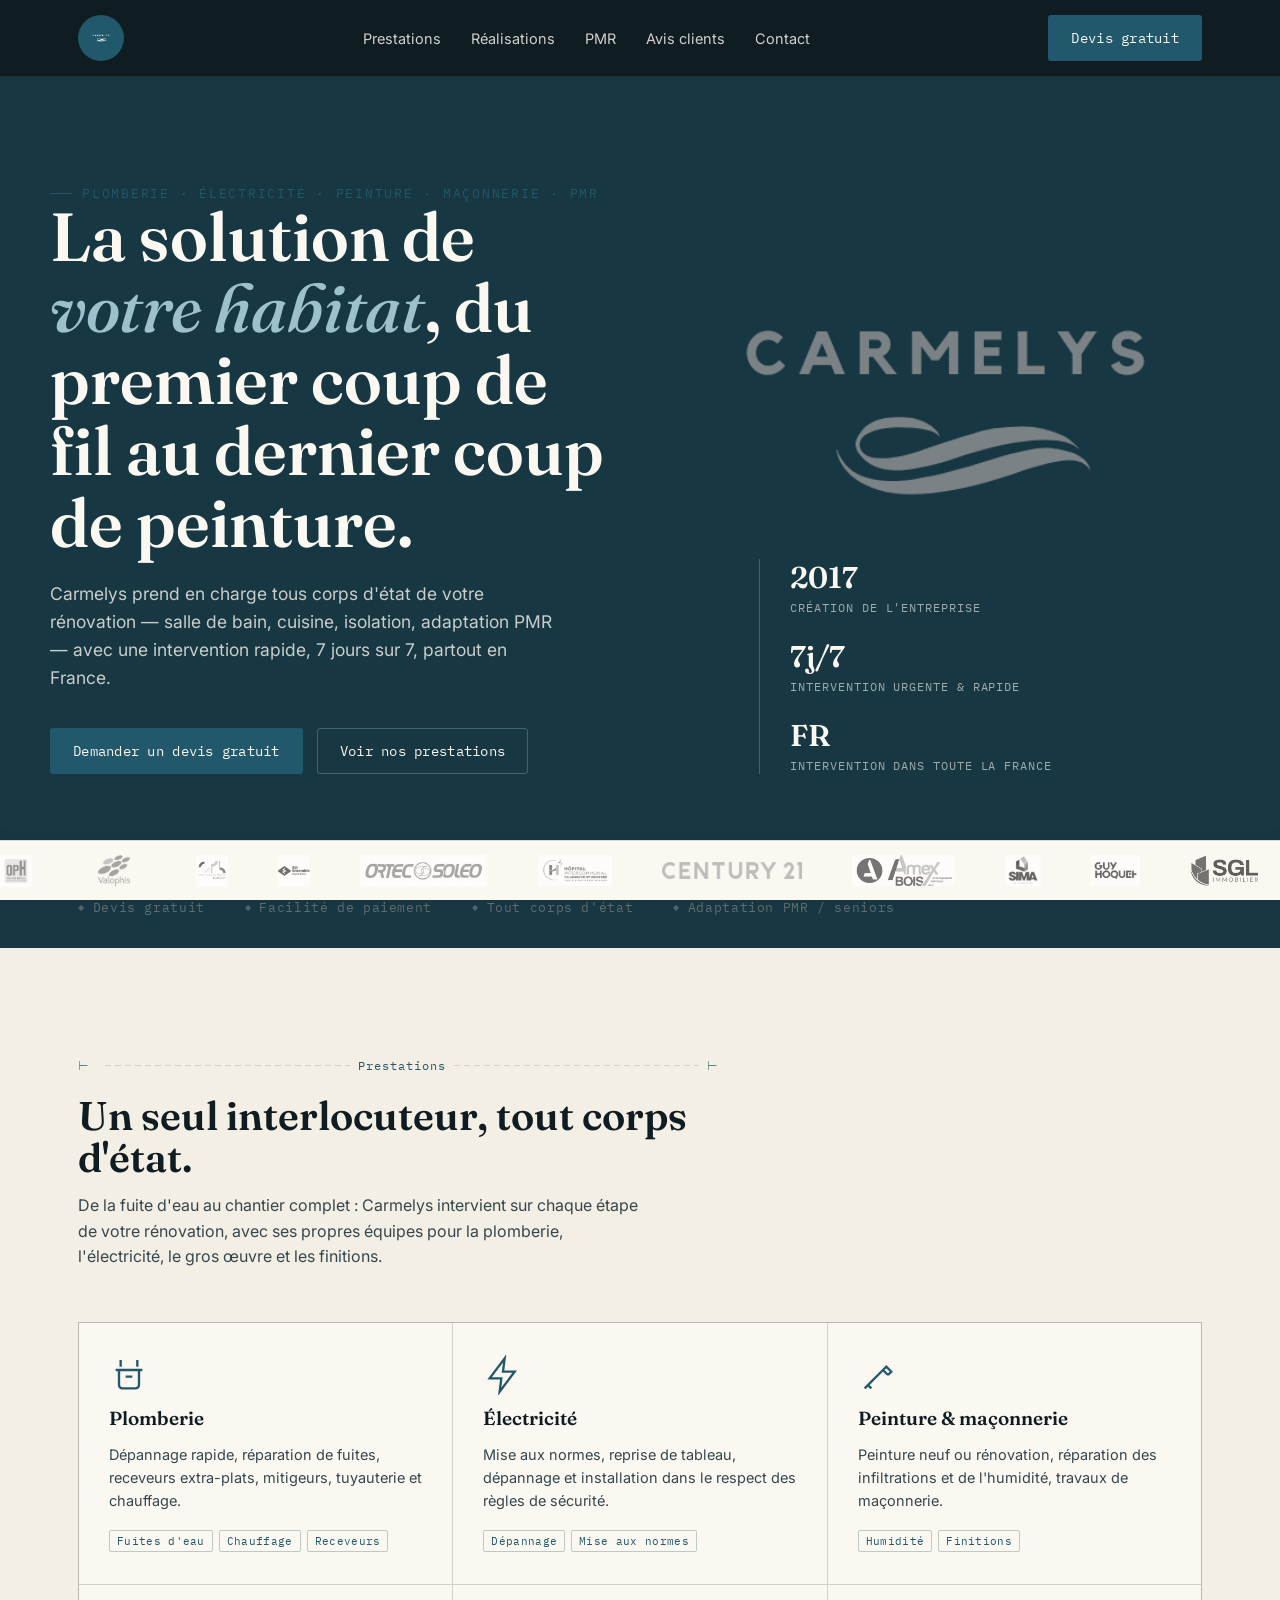
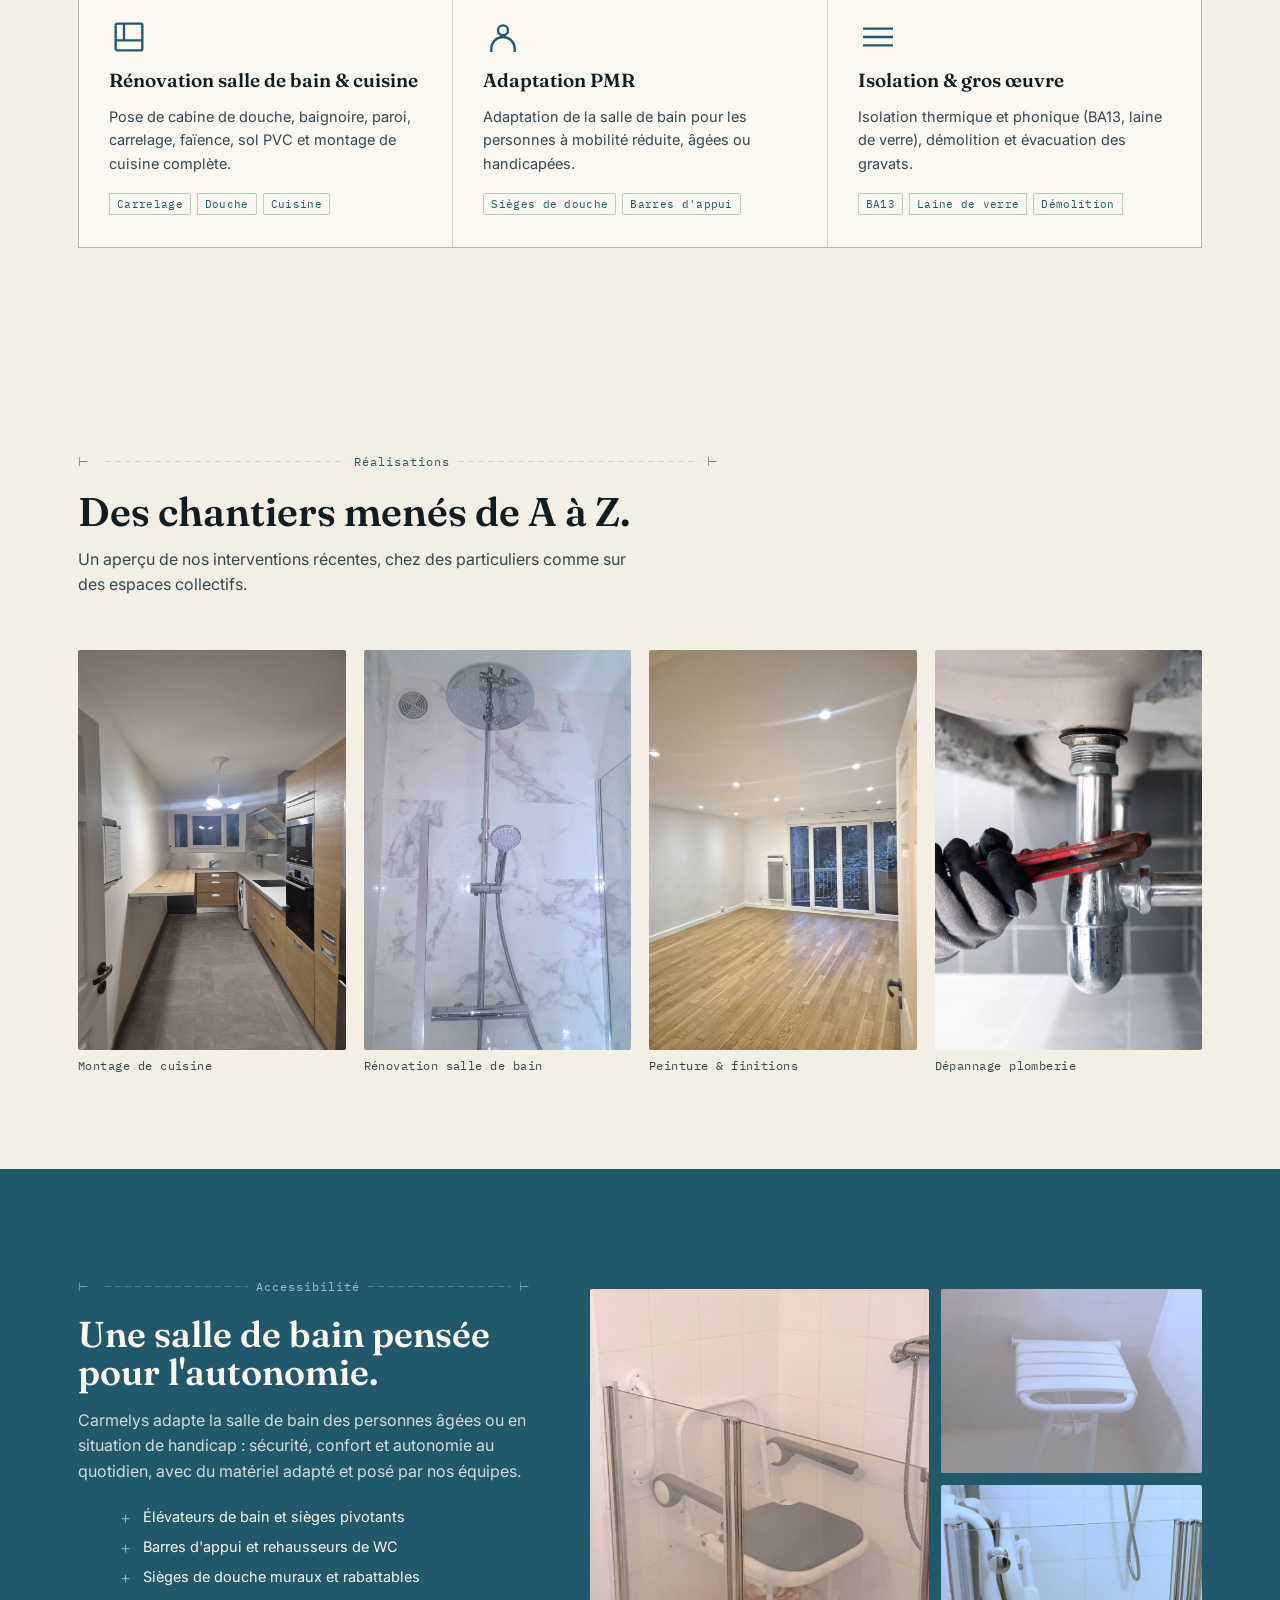
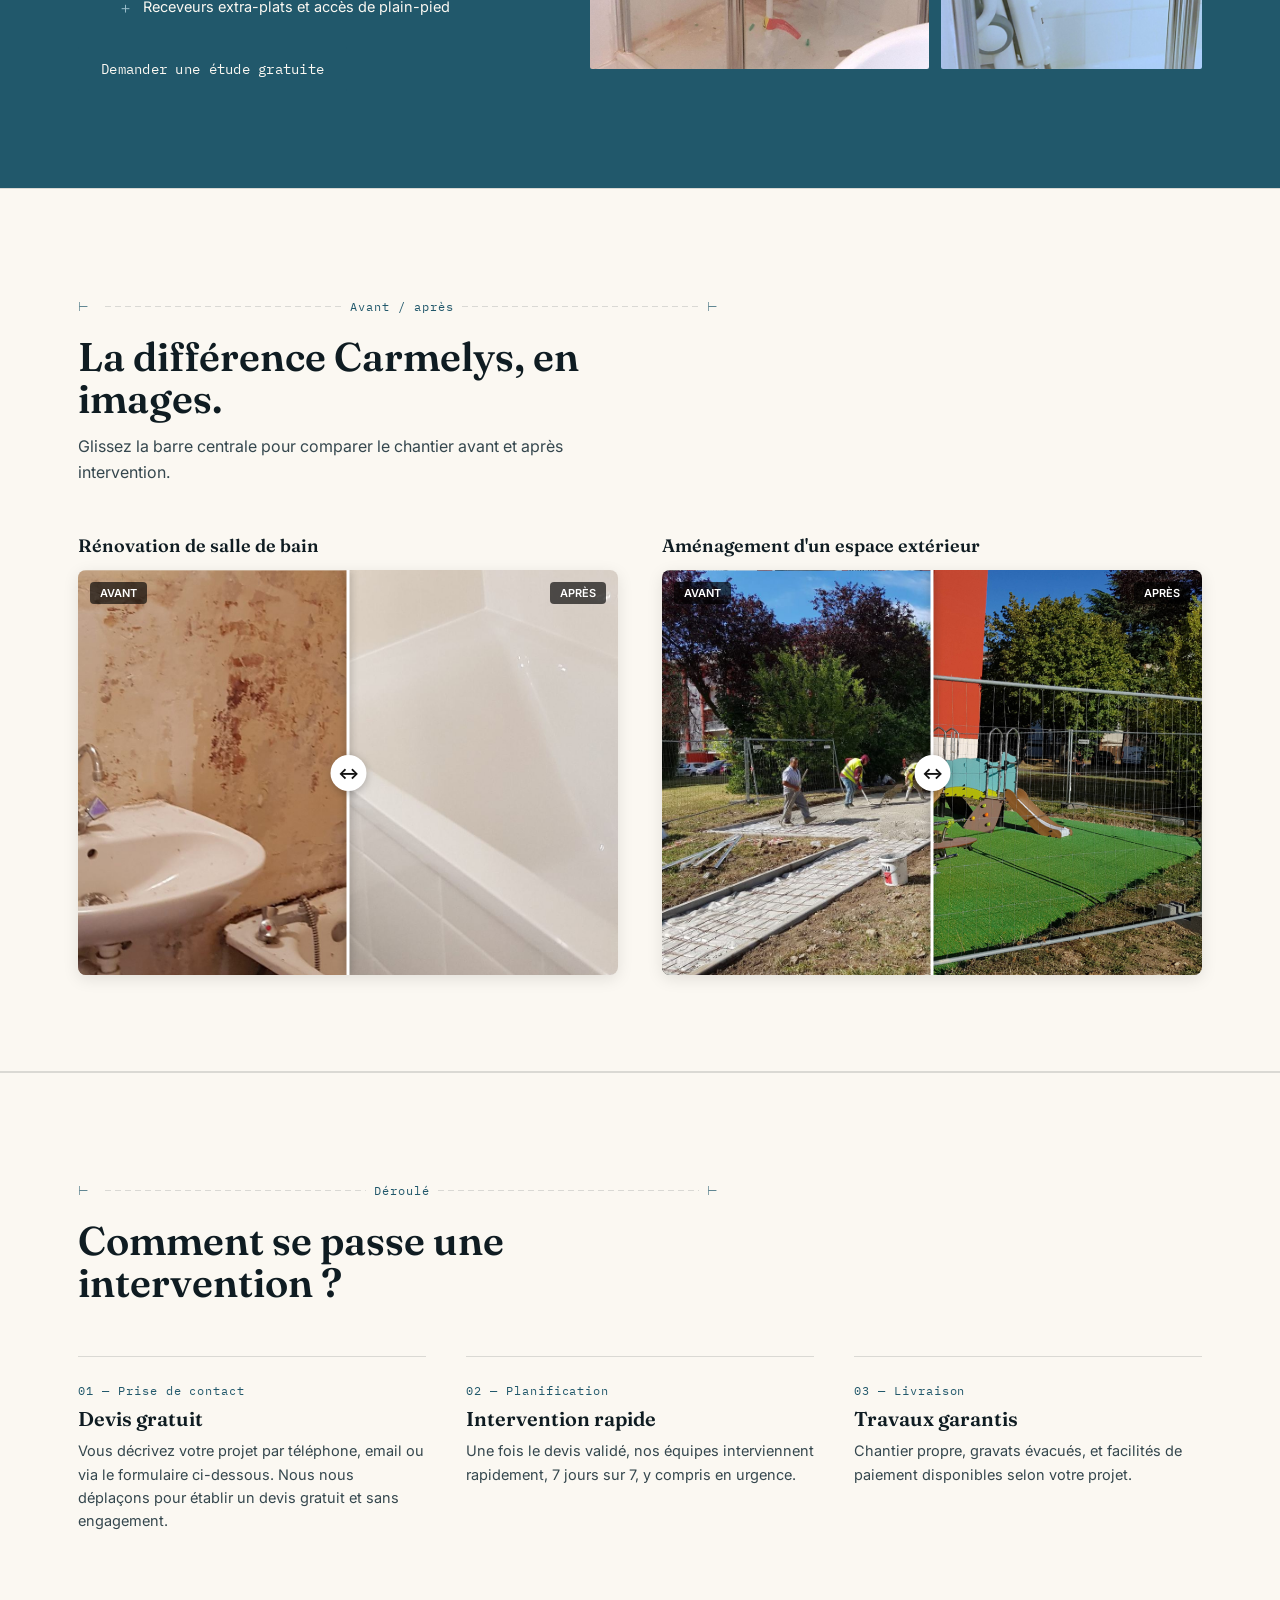
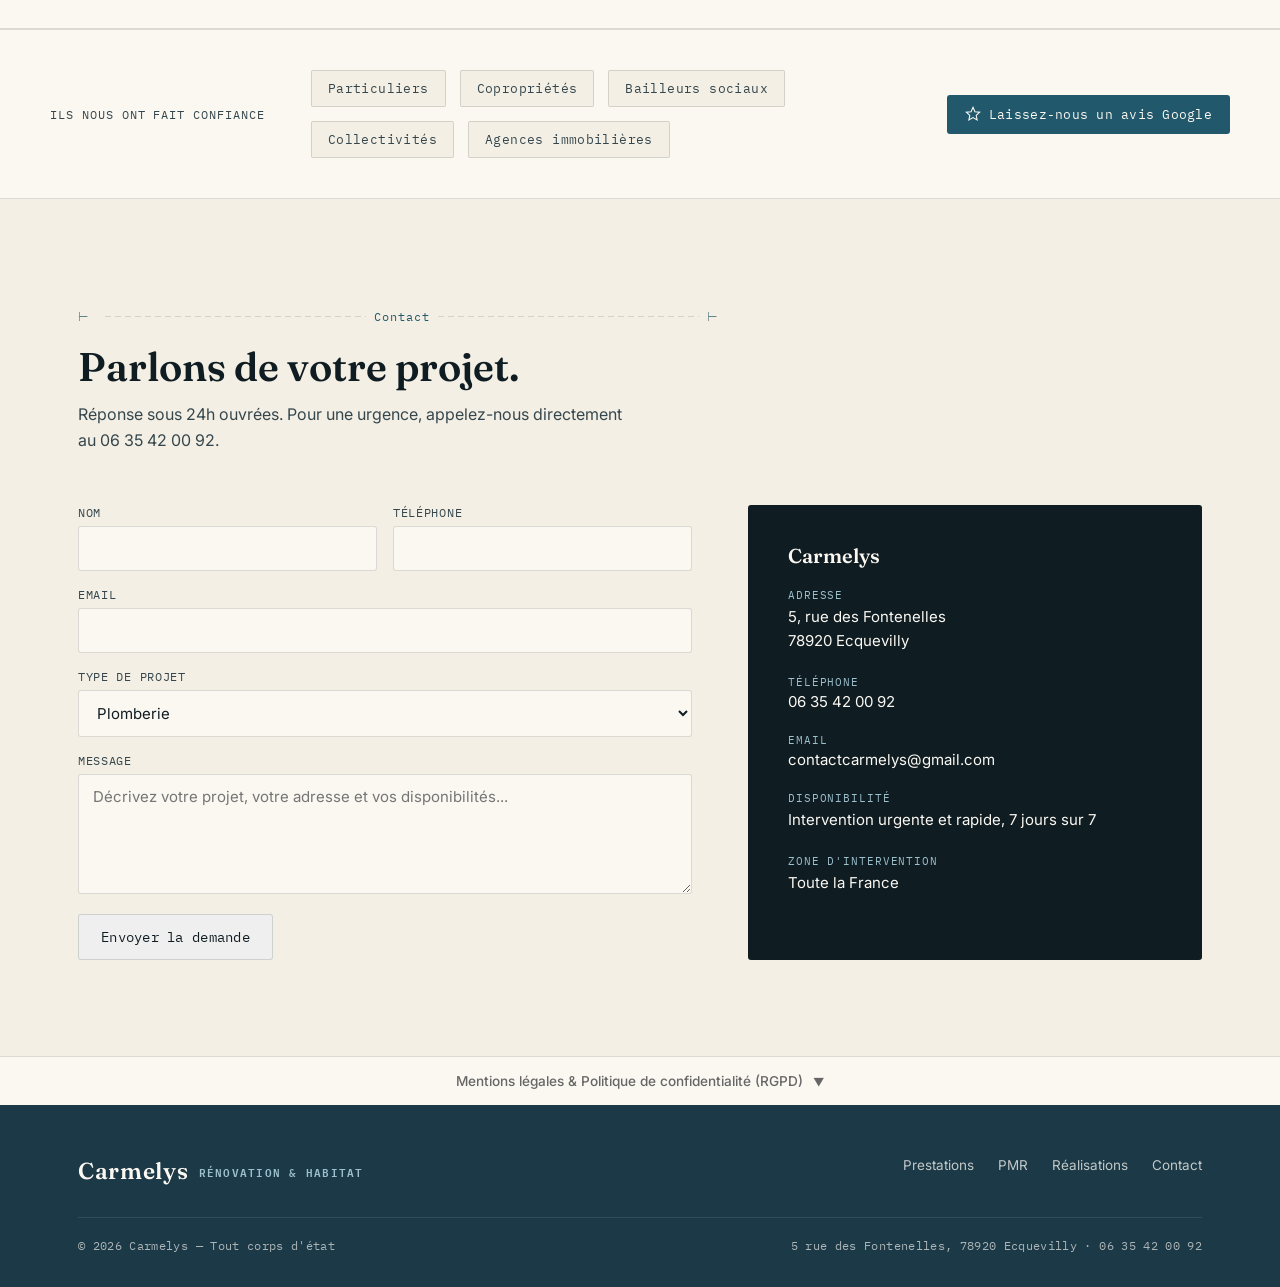
<file: index.html>
<!DOCTYPE html>
<html lang="fr">
<head>
<meta charset="UTF-8">
<meta name="viewport" content="width=device-width, initial-scale=1.0">
<title>Carmelys | Rénovation & adaptation de l'habitat </title>
<meta name="description" content="Carmelys : plomberie, électricité, peinture, maçonnerie, rénovation de salle de bain et cuisine, adaptation PMR. Intervention rapide, 7j/7, dans toute la France. Devis gratuit.">
<link rel="preconnect" href="https://fonts.googleapis.com">
<link rel="preconnect" href="https://fonts.gstatic.com" crossorigin>
<link href="https://fonts.googleapis.com/css2?family=Fraunces:ital,wght@0,500;0,600;1,500&family=Inter:wght@400;500;600&family=IBM+Plex+Mono:wght@400;500&display=swap" rel="stylesheet">
<link rel="stylesheet" href="assets/css/style.css">
</head>
<body>

<header class="site">
  <div class="wrap nav">
    <a href="#top" class="logo"><img src="assets/img/logo.png" alt="Carmelys" class="logo-mark"></a>
    <ul class="nav-links">
      <li><a href="#prestations">Prestations</a></li>
      <li><a href="#realisations">Réalisations</a></li>
      <li><a href="#pmr">PMR</a></li>
      <li><a href="#confiance">Avis clients</a></li>
      <li><a href="#contact">Contact</a></li>
    </ul>
    <div class="nav-actions">
      <a class="btn btn-primary" href="#contact">Devis gratuit</a>
      <button class="nav-toggle" id="nav-toggle" aria-expanded="false" aria-controls="mobile-menu" aria-label="Ouvrir le menu">
        <svg width="22" height="22" viewBox="0 0 24 24" fill="none" stroke="currentColor" stroke-width="2"><path d="M3 6h18M3 12h18M3 18h18"/></svg>
      </button>
    </div>
  </div>
  <ul class="nav-links mobile" id="mobile-menu">
    <li><a href="#prestations">Prestations</a></li>
    <li><a href="#pmr">PMR</a></li>
    <li><a href="#realisations">Réalisations</a></li>
    <li><a href="#confiance">Avis clients</a></li>
    <li><a href="#contact">Contact</a></li>
  </ul>
</header>

<main id="top">

  <!-- HERO -->
  <section class="hero" style="padding:0;">
    <div class="wrap hero-inner">
      <div>
        <div class="eyebrow">Plomberie · Électricité · Peinture · Maçonnerie · PMR</div>
        <h1>La solution de <em>votre habitat</em>, du premier coup de fil au dernier coup de peinture.</h1>
        <p class="lead">Carmelys prend en charge tous corps d'état de votre rénovation — salle de bain, cuisine, isolation, adaptation PMR — avec une intervention rapide, 7 jours sur 7, partout en France.</p>
        <div class="hero-ctas">
          <a class="btn btn-primary" href="#contact">Demander un devis gratuit</a>
          <a class="btn btn-ghost" href="#prestations">Voir nos prestations</a>
        </div>
      </div>
      <div class="hero-stats">
        <div class="hero-stat"><b>2017</b><span>Création de l'entreprise</span></div>
        <div class="hero-stat"><b>7j/7</b><span>Intervention urgente &amp; rapide</span></div>
        <div class="hero-stat"><b>FR</b><span>Intervention dans toute la France</span></div>
      </div>
    </div>
    <div class="wrap">
      <ul class="hero-strip">
        <li>Devis gratuit</li>
        <li>Facilité de paiement</li>
        <li>Tout corps d'état</li>
        <li>Adaptation PMR / seniors</li>
      </ul>
    </div>
  </section>

  <!-- PRESTATIONS -->
  <section id="prestations">
    <div class="wrap">
      <div class="section-head">
        <div class="dimline"><span></span><span class="rule"></span><span>Prestations</span><span class="rule"></span></div>
        <h2>Un seul interlocuteur, tout corps d'état.</h2>
        <p>De la fuite d'eau au chantier complet : Carmelys intervient sur chaque étape de votre rénovation, avec ses propres équipes pour la plomberie, l'électricité, le gros œuvre et les finitions.</p>
      </div>

      <div class="services-grid">

        <div class="service-card">
          <svg class="service-icon" viewBox="0 0 24 24" fill="none" stroke="currentColor" stroke-width="1.4"><path d="M7 3v4M17 3v4M4 9h16M6 9v9a2 2 0 002 2h8a2 2 0 002-2V9M10 13h4"/></svg>
          <h3>Plomberie</h3>
          <p>Dépannage rapide, réparation de fuites, receveurs extra-plats, mitigeurs, tuyauterie et chauffage.</p>
          <div class="service-tags"><span>Fuites d'eau</span><span>Chauffage</span><span>Receveurs</span></div>
        </div>

        <div class="service-card">
          <svg class="service-icon" viewBox="0 0 24 24" fill="none" stroke="currentColor" stroke-width="1.4"><path d="M13 2 4 14h7l-1 8 9-12h-7l1-8Z"/></svg>
          <h3>Électricité</h3>
          <p>Mise aux normes, reprise de tableau, dépannage et installation dans le respect des règles de sécurité.</p>
          <div class="service-tags"><span>Dépannage</span><span>Mise aux normes</span></div>
        </div>

        <div class="service-card">
          <svg class="service-icon" viewBox="0 0 24 24" fill="none" stroke="currentColor" stroke-width="1.4"><path d="M4 20 15 9m0 0 2-2 3 3-2 2m-3-3 3 3M6 18l2 2"/></svg>
          <h3>Peinture &amp; maçonnerie</h3>
          <p>Peinture neuf ou rénovation, réparation des infiltrations et de l'humidité, travaux de maçonnerie.</p>
          <div class="service-tags"><span>Humidité</span><span>Finitions</span></div>
        </div>

        <div class="service-card">
          <svg class="service-icon" viewBox="0 0 24 24" fill="none" stroke="currentColor" stroke-width="1.4"><rect x="4" y="4" width="16" height="16" rx="1"/><path d="M4 14h16M9 4v10"/></svg>
          <h3>Rénovation salle de bain &amp; cuisine</h3>
          <p>Pose de cabine de douche, baignoire, paroi, carrelage, faïence, sol PVC et montage de cuisine complète.</p>
          <div class="service-tags"><span>Carrelage</span><span>Douche</span><span>Cuisine</span></div>
        </div>

        <div class="service-card">
          <svg class="service-icon" viewBox="0 0 24 24" fill="none" stroke="currentColor" stroke-width="1.4"><circle cx="12" cy="8" r="3"/><path d="M5 21v-2a7 7 0 0114 0v2"/></svg>
          <h3>Adaptation PMR</h3>
          <p>Adaptation de la salle de bain pour les personnes à mobilité réduite, âgées ou handicapées.</p>
          <div class="service-tags"><span>Sièges de douche</span><span>Barres d'appui</span></div>
        </div>

        <div class="service-card">
          <svg class="service-icon" viewBox="0 0 24 24" fill="none" stroke="currentColor" stroke-width="1.4"><path d="M3 12h18M3 7h18M3 17h18"/></svg>
          <h3>Isolation &amp; gros œuvre</h3>
          <p>Isolation thermique et phonique (BA13, laine de verre), démolition et évacuation des gravats.</p>
          <div class="service-tags"><span>BA13</span><span>Laine de verre</span><span>Démolition</span></div>
        </div>

      </div>
    </div>
  </section>

    <!-- REALISATIONS -->
  <section id="realisations">
    <div class="wrap">
      <div class="section-head">
        <div class="dimline"><span></span><span class="rule"></span><span>Réalisations</span><span class="rule"></span></div>
        <h2>Des chantiers menés de A à Z.</h2>
        <p>Un aperçu de nos interventions récentes, chez des particuliers comme sur des espaces collectifs.</p>
      </div>
      <div class="gallery">
        <figure>
          <img src="assets/img/kitchen.jpg" alt="Montage complet d'une cuisine">
          <figcaption>Montage de cuisine</figcaption>
        </figure>
        <figure>
          <img src="assets/img/bathmosaic.jpg" alt="Rénovation de salle de bain avec carrelage mosaïque">
          <figcaption>Rénovation salle de bain</figcaption>
        </figure>
        <figure>
          <img src="assets/img/peinture.jpg" alt="Travaux de peinture et remise en état des murs">
          <figcaption>Peinture &amp; finitions</figcaption>
        </figure>
        <figure>
          <img src="assets/img/plomberie.jpg" alt="Intervention de plomberie sur une installation">
          <figcaption>Dépannage plomberie</figcaption>
        </figure>
      </div>
    </div>
  </section>

  <!-- PMR -->
  <section id="pmr" class="pmr">
    <div class="wrap pmr-inner">
      <div>
        <div class="dimline on-dark"><span></span><span class="rule"></span><span>Accessibilité</span><span class="rule"></span></div>
        <h2>Une salle de bain pensée pour l'autonomie.</h2>
        <p>Carmelys adapte la salle de bain des personnes âgées ou en situation de handicap : sécurité, confort et autonomie au quotidien, avec du matériel adapté et posé par nos équipes.</p>
        <ul class="pmr-list">
          <li>Élévateurs de bain et sièges pivotants</li>
          <li>Barres d'appui et rehausseurs de WC</li>
          <li>Sièges de douche muraux et rabattables</li>
          <li>Receveurs extra-plats et accès de plain-pied</li>
        </ul>
        <div class="hero-ctas" style="margin-top:28px;">
          <a class="btn btn-primary" href="#contact">Demander une étude gratuite</a>
        </div>
      </div>
      <div class="pmr-photos">
        <img class="tall" src="assets/img/bathlift.jpg" alt="Élévateur de bain installé pour l'adaptation PMR">
        <img src="assets/img/toilet.jpg" alt="Barre d'appui posée près des toilettes">
        <img src="assets/img/showerchair.jpg" alt="Siège de douche rabattable pour personne à mobilité réduite">
      </div>
    </div>
  </section>


<!-- AVANT / APRES INTERACTIF -->
  <section id="avant-apres" style="background:var(--paper); border-top:1px solid var(--line); border-bottom:1px solid var(--line);">
    <div class="wrap">
      <div class="section-head">
        <div class="dimline"><span></span><span class="rule"></span><span>Avant / après</span><span class="rule"></span></div>
        <h2>La différence Carmelys, en images.</h2>
        <p>Glissez la barre centrale pour comparer le chantier avant et après intervention.</p>
      </div>
      <div class="ba-grid">
        
        <!-- Projet 1 -->
        <div class="ba-pair">
          <h3>Rénovation de salle de bain</h3>
          <div class="ba-container" style="--pos: 50%;">
            <img src="assets/img/baignoire-apres.jpg" alt="Salle de bain après" class="ba-img">
            <img src="assets/img/baignoire-avant.jpg" alt="Salle de bain avant" class="ba-img ba-before">
            <div class="ba-handle"></div>
            <input type="range" min="0" max="100" value="50" class="ba-slider-input" oninput="this.parentElement.style.setProperty('--pos', this.value + '%')" aria-label="Comparer avant et après">
            <span class="ba-badge before">Avant</span>
            <span class="ba-badge after">Après</span>
          </div>
        </div>

        <!-- Projet 2 -->
        <div class="ba-pair">
          <h3>Aménagement d'un espace extérieur</h3>
          <div class="ba-container" style="--pos: 50%;">
            <img src="assets/img/parc-apres.jpg" alt="Espace extérieur après" class="ba-img">
            <img src="assets/img/parc-avant.jpg" alt="Espace extérieur avant" class="ba-img ba-before">
            <div class="ba-handle"></div>
            <input type="range" min="0" max="100" value="50" class="ba-slider-input" oninput="this.parentElement.style.setProperty('--pos', this.value + '%')" aria-label="Comparer avant et après">
            <span class="ba-badge before">Avant</span>
            <span class="ba-badge after">Après</span>
          </div>
        </div>

      </div>
    </div>
  </section>

  <!-- PROCESS -->
  <section style="background:var(--paper); border-top:1px solid var(--line); border-bottom:1px solid var(--line);">
    <div class="wrap">
      <div class="section-head">
        <div class="dimline"><span></span><span class="rule"></span><span>Déroulé</span><span class="rule"></span></div>
        <h2>Comment se passe une intervention ?</h2>
      </div>
      <div class="process">
        <div class="process-step">
          <div class="num">01 — Prise de contact</div>
          <h3>Devis gratuit</h3>
          <p>Vous décrivez votre projet par téléphone, email ou via le formulaire ci-dessous. Nous nous déplaçons pour établir un devis gratuit et sans engagement.</p>
        </div>
        <div class="process-step">
          <div class="num">02 — Planification</div>
          <h3>Intervention rapide</h3>
          <p>Une fois le devis validé, nos équipes interviennent rapidement, 7 jours sur 7, y compris en urgence.</p>
        </div>
        <div class="process-step">
          <div class="num">03 — Livraison</div>
          <h3>Travaux garantis</h3>
          <p>Chantier propre, gravats évacués, et facilités de paiement disponibles selon votre projet.</p>
        </div>
      </div>
    </div>
  </section>

  <!-- CONFIANCE -->
  <section id="confiance" class="trust" style="padding:0;">
    <div class="wrap trust-inner">
      <span class="trust-label">Ils nous ont fait confiance</span>
      <div class="trust-chips">
        <span class="trust-chip">Particuliers</span>
        <span class="trust-chip">Copropriétés</span>
        <span class="trust-chip">Bailleurs sociaux</span>
        <span class="trust-chip">Collectivités</span>
        <span class="trust-chip">Agences immobilières</span>
      </div>
      <a class="trust-review" href="https://share.google/zj9U9EHLuNdZu4Ip6" target="_blank" rel="noopener">
        <svg width="16" height="16" viewBox="0 0 24 24" fill="none" stroke="currentColor" stroke-width="1.6"><path d="M12 2 14.9 8.6 22 9.3l-5.2 4.7L18.2 21 12 17.3 5.8 21l1.4-7-5.2-4.7 7.1-.7Z"/></svg>
        Laissez-nous un avis Google
      </a>
    </div>
  </section>

  <!-- CONTACT -->
<section id="contact">
    <div class="wrap">
      <div class="section-head">
        <div class="dimline"><span></span><span class="rule"></span><span>Contact</span><span class="rule"></span></div>
        <h2>Parlons de votre projet.</h2>
        <p>Réponse sous 24h ouvrées. Pour une urgence, appelez-nous directement au 06 35 42 00 92.</p>
      </div>

      <div class="contact-inner">
        <form class="contact-form" id="carmelys-form" action="https://formsubmit.co/contactcarmelys@gmail.com" method="POST">
          <input type="hidden" name="_subject" value="Nouvelle demande de devis - site Carmelys">
          <input type="hidden" name="_captcha" value="false">
          <!-- Redirection propre vers la racine du site (sans index.html) -->
          <input type="hidden" name="_next" value="https://carmelys.fr/">
          <input type="text" name="_honey" style="display:none" tabindex="-1" autocomplete="off">
          <div class="form-row">
            <div>
              <label for="nom">Nom</label>
              <input id="nom" name="nom" type="text" required>
            </div>
            <div>
              <label for="telephone">Téléphone</label>
              <input id="telephone" name="telephone" type="tel" required>
            </div>
          </div>
          <div>
            <label for="email">Email</label>
            <input id="email" name="email" type="email" required>
          </div>
          <div>
            <label for="projet">Type de projet</label>
            <select id="projet" name="type_de_projet">
              <option>Plomberie</option>
              <option>Électricité</option>
              <option>Peinture / maçonnerie</option>
              <option>Rénovation salle de bain</option>
              <option>Rénovation cuisine</option>
              <option>Adaptation PMR</option>
              <option>Isolation</option>
              <option>Autre / je ne sais pas encore</option>
            </select>
          </div>
          <div>
            <label for="message">Message</label>
            <textarea id="message" name="message" placeholder="Décrivez votre projet, votre adresse et vos disponibilités..." required></textarea>
          </div>
          <button class="btn btn-dark" type="submit" style="justify-self:start;">Envoyer la demande</button>
        </form>
        
        <div class="contact-card">
          <h3>Carmelys</h3>
          <div class="contact-item">
            <span class="label">Adresse</span>
            <p>5, rue des Fontenelles<br>78920 Ecquevilly</p>
          </div>
          <div class="contact-item">
            <span class="label">Téléphone</span>
            <a href="tel:+33635420092">06 35 42 00 92</a>
          </div>
          <div class="contact-item">
            <span class="label">Email</span>
            <a href="mailto:contactcarmelys@gmail.com">contactcarmelys@gmail.com</a>
          </div>
          <div class="contact-item">
            <span class="label">Disponibilité</span>
            <p>Intervention urgente et rapide, 7 jours sur 7</p>
          </div>
          <div class="contact-item">
            <span class="label">Zone d'intervention</span>
            <p>Toute la France</p>
          </div>
        </div>
      </div>
    </div>
  </section>

</main>
  <!-- MENTIONS LÉGALES ET RGPD EN BAS DE PAGE -->
  <section class="legal-footer-section">
    <div class="wrap">
      <details class="legal-details">
        <summary>Mentions légales &amp; Politique de confidentialité (RGPD) <span>▼</span></summary>
        <div class="legal-content">
          <div class="legal-block">
            <h4>1. Éditeur du site</h4>
            <p>
              <strong>Carmelys</strong><br>
              5, rue des Fontenelles, 78920 Ecquevilly<br>
              Tél : <a href="tel:+33635420092">06 35 42 00 92</a><br>
              Email : <a href="mailto:contactcarmelys@gmail.com">contactcarmelys@gmail.com</a><br>
              SIRET : 83315707600021
            </p>
          </div>
          <div class="legal-block">
            <h4>2. Hébergement</h4>
            <p>
              <strong>GitHub Pages / GitHub Inc.</strong><br>
              88 Colin P Kelly Jr St, San Francisco, CA 94107, États-Unis
            </p>
          </div>
          <div class="legal-block">
            <h4>3. Protection des données (RGPD)</h4>
            <p>
              Les informations recueillies via le formulaire de contact (nom, téléphone, email, détail du projet) sont destinées exclusivement à Carmelys pour le traitement de votre demande de devis. Elles ne sont jamais transmises à des tiers. Conformément au RGPD, vous pouvez exercer votre droit d'accès, de rectification et de suppression en nous contactant par email.
            </p>
          </div>
        </div>
      </details>
    </div>
  </section>

  <!-- FOOTER -->
<footer class="site">
  <div class="wrap">
    <div class="footer-top">
      <a href="#top" class="logo">Carmelys <span>Rénovation &amp; habitat</span></a>
      <ul class="footer-nav">
        <li><a href="#prestations">Prestations</a></li>
        <li><a href="#pmr">PMR</a></li>
        <li><a href="#realisations">Réalisations</a></li>
        <li><a href="#contact">Contact</a></li>
      </ul>
    </div>
    <div class="footer-bottom">
      <span>© 2026 Carmelys — Tout corps d'état</span>
      <span>5 rue des Fontenelles, 78920 Ecquevilly · 06 35 42 00 92</span>
    </div>
  </div>
</footer>

<!-- BANDEAU DÉFILANT -->
<div class="partners-banner">
  <div class="partners-track">
    <!-- Passage 1 -->
    <span class="partner-item"><img src="assets/img/logos/oph-villeneuve.png" alt="OPH de Villeneuve Saint Georges"></span>
    <span class="partner-item"><img src="assets/img/logos/valophis.png" alt="Valophis"></span>
    <span class="partner-item"><img src="assets/img/logos/oph-bobigny.png" alt="OPH de Bobigny"></span>
    <span class="partner-item"><img src="assets/img/logos/est-ensemble.png" alt="Est Ensemble"></span>
    <span class="partner-item"><img src="assets/img/logos/ortec.png" alt="Ortec"></span>
    <span class="partner-item"><img src="assets/img/logos/chiv.png" alt="CHIV Villeneuve Saint Georges"></span>
    <span class="partner-item"><img src="assets/img/logos/century21.png" alt="Century 21"></span>
    <span class="partner-item"><img src="assets/img/logos/amex-bois.png" alt="Amex Bois"></span>
    <span class="partner-item"><img src="assets/img/logos/fonciere-sima.png" alt="Foncière Sima"></span>
    <span class="partner-item"><img src="assets/img/logos/guy-hoquet.png" alt="Agence Guy Hoquet"></span>
    <span class="partner-item"><img src="assets/img/logos/sgl.png" alt="Agence Internationale SGL"></span>

    <!-- Passage 2 pour boucle continue -->
    <span class="partner-item"><img src="assets/img/logos/oph-villeneuve.png" alt="OPH de Villeneuve Saint Georges"></span>
    <span class="partner-item"><img src="assets/img/logos/valophis.png" alt="Valophis"></span>
    <span class="partner-item"><img src="assets/img/logos/oph-bobigny.png" alt="OPH de Bobigny"></span>
    <span class="partner-item"><img src="assets/img/logos/est-ensemble.png" alt="Est Ensemble"></span>
    <span class="partner-item"><img src="assets/img/logos/ortec.png" alt="Ortec"></span>
    <span class="partner-item"><img src="assets/img/logos/chiv.png" alt="CHIV Villeneuve Saint Georges"></span>
    <span class="partner-item"><img src="assets/img/logos/century21.png" alt="Century 21"></span>
    <span class="partner-item"><img src="assets/img/logos/amex-bois.png" alt="Amex Bois"></span>
    <span class="partner-item"><img src="assets/img/logos/fonciere-sima.png" alt="Foncière Sima"></span>
    <span class="partner-item"><img src="assets/img/logos/guy-hoquet.png" alt="Agence Guy Hoquet"></span>
    <span class="partner-item"><img src="assets/img/logos/sgl.png" alt="Agence Internationale SGL"></span>
  </div>
</div>

<script src="assets/js/main.js"></script>
</body>
</html>
</file>
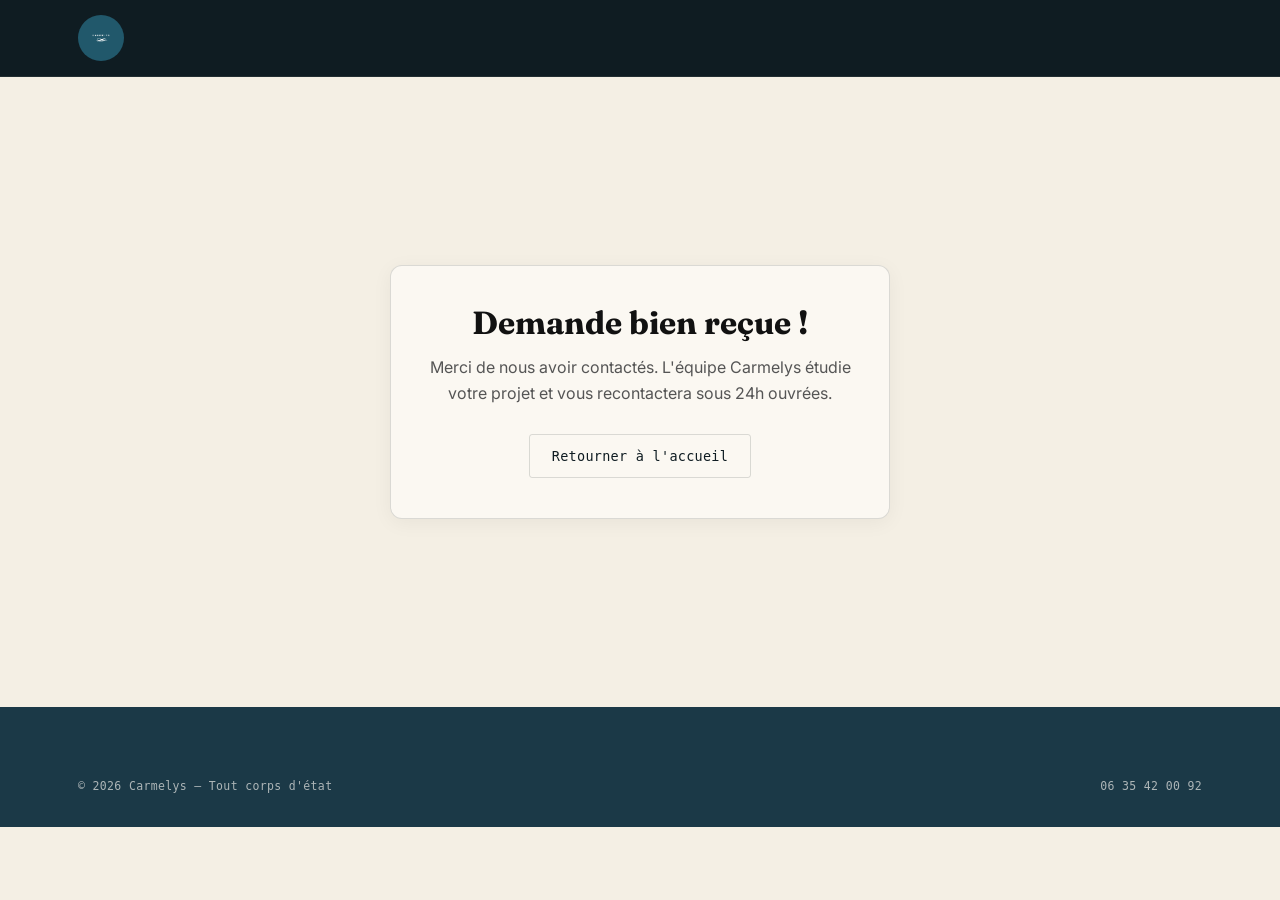
<file: merci.html>
<!DOCTYPE html>
<html lang="fr">
<head>
<meta charset="UTF-8">
<meta name="viewport" content="width=device-width, initial-scale=1.0">
<title>Merci — Carmelys</title>
<link rel="preconnect" href="https://fonts.googleapis.com">
<link rel="preconnect" href="https://fonts.gstatic.com" crossorigin>
<link href="https://fonts.googleapis.com/css2?family=Fraunces:ital,wght@0,500;0,600;1,500&family=Inter:wght@400;500;600&display=swap" rel="stylesheet">
<link rel="stylesheet" href="assets/css/style.css">
<style>
  .thanks-page {
    min-height: 70vh;
    display: flex;
    align-items: center;
    justify-content: center;
    text-align: center;
    padding: 60px 20px;
  }
  .thanks-card {
    background: var(--paper, #f5f2eb);
    border: 1px solid var(--line, #e0dbd1);
    border-radius: 12px;
    padding: 40px 24px;
    max-width: 500px;
    width: 100%;
    box-shadow: 0 4px 20px rgba(0,0,0,0.05);
  }
  .thanks-card h1 {
    font-family: 'Fraunces', serif;
    font-size: 2rem;
    margin-bottom: 16px;
    color: #111;
  }
  .thanks-card p {
    color: #555;
    line-height: 1.6;
    margin-bottom: 28px;
  }
</style>
</head>
<body>

<header class="site">
  <div class="wrap nav">
    <a href="index.html" class="logo"><img src="assets/img/logo.png" alt="Carmelys" class="logo-mark"></a>
  </div>
</header>

<main class="thanks-page">
  <div class="thanks-card">
    <h1>Demande bien reçue !</h1>
    <p>Merci de nous avoir contactés. L'équipe Carmelys étudie votre projet et vous recontactera sous 24h ouvrées.</p>
    <a href="index.html" class="btn btn-dark">Retourner à l'accueil</a>
  </div>
</main>

<footer class="site">
  <div class="wrap">
    <div class="footer-bottom">
      <span>© 2026 Carmelys — Tout corps d'état</span>
      <span>06 35 42 00 92</span>
    </div>
  </div>
</footer>

</body>
</html>
</file>
<file: assets/css/style.css>
/* ==========================================================================
   CARMELYS — feuille de style
   Palette calée sur le bleu-pétrole exact du logo (#21586b), déclinaison
   monochrome (encre marine très sombre → pétrole → teinte claire) + sable.
   Typo : Fraunces (titres) / Inter (texte) / IBM Plex Mono (repères techniques)
   Signature : traits de cotation façon plan d'exécution (blueprint)
   ========================================================================== */

:root {
  --ink: #0f1c22;
  --ink-soft: #35474e;
  --petrol: #21586b;
  --petrol-deep: #1b3947;
  --petrol-light: #6f97a8;
  --sable: #f4efe4;
  --paper: #fbf8f2;
  --brass: #21586b;
  --brass-light: #9dc0cd;
  --line: rgba(15, 28, 34, 0.14);
  --line-light: rgba(251, 248, 242, 0.22);

  --font-display: "Fraunces", ui-serif, Georgia, serif;
  --font-body: "Inter", ui-sans-serif, system-ui, sans-serif;
  --font-mono: "IBM Plex Mono", ui-monospace, monospace;

  --container: 1180px;
}

* { box-sizing: border-box; }
html { scroll-behavior: smooth; }
body {
  margin: 0;
  font-family: var(--font-body);
  background: var(--sable);
  color: var(--ink);
  -webkit-font-smoothing: antialiased;
}
img { max-width: 100%; display: block; }
a { color: inherit; }
h1, h2, h3 { font-family: var(--font-display); margin: 0; line-height: 1.05; }
p { line-height: 1.6; margin: 0; }
.wrap { max-width: var(--container); margin: 0 auto; padding: 0 28px; }
.eyebrow {
  font-family: var(--font-mono);
  font-size: 12.5px;
  letter-spacing: 0.14em;
  text-transform: uppercase;
  color: var(--brass);
  display: flex;
  align-items: center;
  gap: 10px;
}
.eyebrow::before {
  content: "";
  width: 22px;
  height: 1px;
  background: var(--brass);
  display: inline-block;
}
.btn {
  font-family: var(--font-mono);
  font-size: 13.5px;
  letter-spacing: 0.02em;
  text-decoration: none;
  display: inline-flex;
  align-items: center;
  gap: 8px;
  padding: 13px 22px;
  border-radius: 3px;
  border: 1px solid transparent;
  cursor: pointer;
  transition: transform 0.15s ease, background 0.2s ease, color 0.2s ease;
}
.btn:active { transform: translateY(1px); }
.btn-primary { background: var(--brass); color: var(--paper); }
.btn-primary:hover { background: var(--petrol-deep); }
.btn-ghost { border-color: var(--line-light); color: var(--paper); }
.btn-ghost:hover { background: rgba(251, 248, 242, 0.08); }
.btn-dark { border-color: var(--line); color: var(--ink); }
.btn-dark:hover { background: var(--ink); color: var(--paper); }

/* dimension-line divider — motif signature (traits de cotation) */
.dimline {
  display: flex;
  align-items: center;
  gap: 8px;
  color: var(--brass);
  margin: 14px 0 22px;
  font-family: var(--font-mono);
  font-size: 12px;
  letter-spacing: 0.08em;
}
.dimline::before, .dimline::after { content: "⊢"; opacity: 0.7; }
.dimline .rule { flex: 1; height: 1px; background: repeating-linear-gradient(90deg, var(--line) 0 6px, transparent 6px 10px); }
.dimline.on-dark { color: var(--brass-light); }
.dimline.on-dark .rule { background: repeating-linear-gradient(90deg, var(--line-light) 0 6px, transparent 6px 10px); }

/* ---------- header ---------- */
header.site {
  position: sticky;
  top: 0;
  z-index: 40;
  background: var(--ink);
  border-bottom: 1px solid rgba(251,248,242,0.08);
}
.nav {
  display: flex;
  align-items: center;
  justify-content: space-between;
  height: 76px;
}
.logo {
  font-family: var(--font-display);
  font-weight: 600;
  font-size: 23px;
  letter-spacing: 0.03em;
  color: var(--paper);
  text-decoration: none;
  display: flex;
  align-items: center;
  gap: 10px;
}
.logo-mark { height: 46px; width: 46px; object-fit: cover; border-radius: 50%; display: block; }
.logo span {
  font-family: var(--font-mono);
  font-size: 10.5px;
  color: var(--brass-light);
  letter-spacing: 0.12em;
  text-transform: uppercase;
}
.nav-links {
  display: flex;
  gap: 30px;
  list-style: none;
  margin: 0;
  padding: 0;
  font-size: 14.5px;
}
.nav-links a {
  text-decoration: none;
  color: rgba(251,248,242,0.82);
  position: relative;
  padding-bottom: 3px;
}
.nav-links a:hover { color: var(--paper); }
.nav-actions { display: flex; align-items: center; gap: 18px; }
.nav-phone {
  font-family: var(--font-mono);
  color: var(--paper);
  text-decoration: none;
  font-size: 14px;
}
.nav-toggle {
  display: none;
  background: none;
  border: 1px solid var(--line-light);
  color: var(--paper);
  border-radius: 3px;
  padding: 8px;
  cursor: pointer;
}
.nav-links.mobile {
  display: none;
  flex-direction: column;
  gap: 0;
  padding: 6px 28px 18px;
  margin: 0;
}
.nav-links.mobile a {
  display: block;
  padding: 12px 0;
  border-top: 1px solid rgba(251,248,242,0.08);
}
header.site.menu-open .nav-links.mobile { display: flex; }

/* ---------- hero ---------- */
.hero {
  position: relative;
  background: var(--ink);
  color: var(--paper);
  overflow: hidden;
  background-image: url('../img/fond-hero.png');
  background-size: cover;
  background-position: center;
  background-repeat: no-repeat;
}
.hero::before {
  content: "";
  position: absolute;
  inset: 0;
  background: rgba(15, 28, 34, 0.55);
  z-index: 0;
  pointer-events: none;
}
.hero-inner {
  position: relative;
  z-index: 1;
  padding: 108px 0 92px;
  display: grid;
  grid-template-columns: 1.25fr 0.9fr;
  gap: 56px;
  align-items: end;
}
.hero h1 {
  font-size: clamp(40px, 5.4vw, 68px);
  font-weight: 600;
  max-width: 13ch;
}
.hero h1 em { font-style: italic; color: var(--brass-light); font-weight: 500; }
.hero p.lead {
  margin-top: 22px;
  max-width: 46ch;
  font-size: 17.5px;
  color: rgba(251,248,242,0.78);
}
.hero-ctas { display: flex; gap: 14px; margin-top: 36px; flex-wrap: wrap; }
.hero-stats {
  border-left: 1px solid var(--line-light);
  padding-left: 30px;
  display: grid;
  gap: 22px;
}
.hero-stat b {
  display: block;
  font-family: var(--font-display);
  font-size: 30px;
  font-weight: 600;
}
.hero-stat span {
  font-family: var(--font-mono);
  font-size: 11.5px;
  letter-spacing: 0.08em;
  text-transform: uppercase;
  color: rgba(251,248,242,0.6);
}
.hero-strip {
  border-top: 1px solid var(--line-light);
  padding: 20px 0;
  display: flex;
  gap: 40px;
  flex-wrap: wrap;
  font-family: var(--font-mono);
  font-size: 12.5px;
  letter-spacing: 0.05em;
  color: rgba(251,248,242,0.75);
}
.hero-strip li { list-style: none; display: flex; gap: 8px; align-items: center; }
.hero-strip li::before { content: "◆"; color: var(--brass-light); font-size: 8px; }

/* ---------- section shell ---------- */
section { padding: 96px 0; }
.section-head { max-width: 640px; margin-bottom: 52px; }
.section-head h2 { font-size: clamp(28px, 3.4vw, 40px); font-weight: 600; }
.section-head p { margin-top: 14px; color: var(--ink-soft); font-size: 16px; max-width: 56ch; }

/* ---------- prestations ---------- */
.services-grid {
  display: grid;
  grid-template-columns: repeat(3, 1fr);
  gap: 1px;
  background: var(--line);
  border: 1px solid var(--line);
}
.service-card {
  background: var(--paper);
  padding: 32px 30px;
  display: flex;
  flex-direction: column;
  gap: 14px;
}
.service-icon {
  width: 40px; height: 40px;
  color: var(--petrol);
}
.service-card h3 { font-size: 19px; font-weight: 600; }
.service-card p { color: var(--ink-soft); font-size: 14.5px; }
.service-tags {
  display: flex; flex-wrap: wrap; gap: 6px; margin-top: 4px;
}
.service-tags span {
  font-family: var(--font-mono);
  font-size: 10.5px;
  letter-spacing: 0.03em;
  color: var(--petrol);
  border: 1px solid rgba(31,79,76,0.28);
  border-radius: 2px;
  padding: 3px 7px;
}

/* ---------- PMR band ---------- */
.pmr {
  background: var(--petrol);
  color: var(--paper);
}
.pmr-inner {
  display: grid;
  grid-template-columns: 0.85fr 1.15fr;
  gap: 60px;
  align-items: center;
}
.pmr h2 { font-size: clamp(26px, 3.2vw, 36px); font-weight: 600; }
.pmr p { color: rgba(251,248,242,0.82); margin-top: 16px; font-size: 16px; }
.pmr-list { margin-top: 24px; display: grid; gap: 10px; font-size: 14.5px; }
.pmr-list li { list-style: none; display: flex; gap: 10px; }
.pmr-list li::before { content: "＋"; color: var(--brass-light); font-family: var(--font-mono); }
.pmr-photos {
  display: grid;
  grid-template-columns: 1.3fr 1fr;
  grid-template-rows: 1fr 1fr;
  gap: 12px;
  height: 380px;
  overflow: hidden;
}
.pmr-photos img { width: 100%; height: 100%; min-height: 0; min-width: 0; object-fit: cover; border-radius: 2px; display: block; }
.pmr-photos .tall { grid-row: 1 / 3; height: 100%; }

/* ---------- réalisations ---------- */
.gallery {
  display: grid;
  grid-template-columns: repeat(4, 1fr);
  gap: 18px;
}
.gallery figure { margin: 0; }
.gallery img { width: 100%; height: 400px; object-fit: cover; border-radius: 2px; }
.gallery figcaption {
  font-family: var(--font-mono);
  font-size: 11.5px;
  letter-spacing: 0.04em;
  color: var(--ink-soft);
  margin-top: 8px;
}

/* ---------- avant / après ---------- */
.ba-grid {
  display: grid;
  grid-template-columns: 1fr 1fr;
  gap: 44px;
}
.ba-pair h3 {
  font-family: var(--font-display);
  font-size: 18px;
  font-weight: 600;
  margin-bottom: 14px;
}
.ba-images {
  display: grid;
  grid-template-columns: 1fr 1fr;
  gap: 2px;
  background: var(--line);
  border: 1px solid var(--line);
}
.ba-images figure { position: relative; margin: 0; overflow: hidden; }
.ba-images img { width: 100%; height: 240px; object-fit: cover; display: block; min-height: 0; }
.ba-images figcaption {
  position: absolute;
  top: 10px;
  left: 10px;
  font-family: var(--font-mono);
  font-size: 10.5px;
  letter-spacing: 0.08em;
  text-transform: uppercase;
  background: var(--ink);
  color: var(--paper);
  padding: 4px 10px;
  border-radius: 2px;
}
.ba-images figure.after figcaption { background: var(--petrol); }

/* ---------- process ---------- */
.process {
  display: grid;
  grid-template-columns: repeat(3, 1fr);
  gap: 40px;
}
.process-step { position: relative; padding-top: 26px; border-top: 1px solid var(--line); }
.process-step .num {
  font-family: var(--font-mono);
  font-size: 12px;
  color: var(--brass);
  letter-spacing: 0.08em;
}
.process-step h3 { margin-top: 10px; font-size: 20px; font-weight: 600; }
.process-step p { margin-top: 10px; color: var(--ink-soft); font-size: 14.5px; }

/* ---------- trust band ---------- */
.trust { background: var(--paper); border-top: 1px solid var(--line); border-bottom: 1px solid var(--line); }
.trust-inner { display: flex; align-items: center; gap: 46px; flex-wrap: wrap; padding: 40px 0; }
.trust-label {
  font-family: var(--font-mono);
  font-size: 12px;
  letter-spacing: 0.08em;
  text-transform: uppercase;
  color: var(--ink-soft);
  white-space: nowrap;
}
.trust-chips { display: flex; gap: 14px; flex-wrap: wrap; flex: 1; }
.trust-chip {
  font-family: var(--font-mono);
  font-size: 13px;
  letter-spacing: 0.03em;
  color: var(--ink-soft);
  border: 1px solid var(--line);
  border-radius: 2px;
  padding: 9px 16px;
  background: var(--sable);
}
.trust-review {
  display: inline-flex;
  align-items: center;
  gap: 8px;
  font-family: var(--font-mono);
  font-size: 13px;
  letter-spacing: 0.02em;
  color: var(--paper);
  background: var(--petrol);
  border-radius: 3px;
  padding: 11px 18px;
  text-decoration: none;
  white-space: nowrap;
  transition: background 0.2s ease;
}
.trust-review:hover { background: var(--petrol-deep); }

/* ---------- contact ---------- */
.contact-inner {
  display: grid;
  grid-template-columns: 1.15fr 0.85fr;
  gap: 56px;
}
form.contact-form { display: grid; gap: 16px; }
.form-row { display: grid; grid-template-columns: 1fr 1fr; gap: 16px; }
label {
  font-family: var(--font-mono);
  font-size: 11.5px;
  letter-spacing: 0.06em;
  text-transform: uppercase;
  color: var(--ink-soft);
  display: block;
  margin-bottom: 6px;
}
input, select, textarea {
  width: 100%;
  font-family: var(--font-body);
  font-size: 15px;
  padding: 12px 14px;
  border: 1px solid var(--line);
  border-radius: 3px;
  background: var(--paper);
  color: var(--ink);
}
input:focus, select:focus, textarea:focus {
  outline: 2px solid var(--petrol-light);
  outline-offset: 1px;
}
textarea { resize: vertical; min-height: 120px; }
.form-msg { font-family: var(--font-mono); font-size: 13px; min-height: 20px; }
.form-msg.ok { color: var(--petrol); }
.form-msg.err { color: #a4442f; }

.contact-card {
  background: var(--ink);
  color: var(--paper);
  padding: 40px;
  border-radius: 3px;
  display: grid;
  gap: 22px;
  align-content: start;
}
.contact-card h3 { font-size: 20px; font-weight: 600; }
.contact-item { display: grid; gap: 3px; }
.contact-item span.label {
  font-family: var(--font-mono);
  font-size: 11px;
  letter-spacing: 0.08em;
  text-transform: uppercase;
  color: var(--brass-light);
}
.contact-item a, .contact-item p { color: var(--paper); text-decoration: none; font-size: 15px; }

/* ---------- footer ---------- */
footer.site {
  background: var(--petrol-deep);
  color: rgba(251,248,242,0.65);
  padding: 52px 0 34px;
  font-size: 13.5px;
}
.footer-top {
  display: flex;
  justify-content: space-between;
  align-items: flex-start;
  flex-wrap: wrap;
  gap: 30px;
  padding-bottom: 32px;
  border-bottom: 1px solid rgba(251,248,242,0.1);
}
.footer-nav { display: flex; gap: 24px; list-style: none; padding: 0; margin: 0; }
.footer-nav a { text-decoration: none; color: rgba(251,248,242,0.75); }
.footer-bottom {
  display: flex;
  justify-content: space-between;
  padding-top: 20px;
  flex-wrap: wrap;
  gap: 10px;
  font-family: var(--font-mono);
  font-size: 11.5px;
  letter-spacing: 0.03em;
}

/* ---------- responsive ---------- */
@media (max-width: 900px) {
  .nav-links:not(.mobile), .hero-stats { display: none; }
  .nav-toggle { display: inline-flex; align-items: center; justify-content: center; }
  .hero-inner { grid-template-columns: 1fr; }
  .services-grid { grid-template-columns: 1fr 1fr; }
  .gallery { grid-template-columns: 1fr 1fr; }
  .process { grid-template-columns: 1fr; }
  .pmr-inner { grid-template-columns: 1fr; }
  .pmr-photos { height: 300px; }
  .ba-grid { grid-template-columns: 1fr; gap: 32px; }
  .contact-inner { grid-template-columns: 1fr; }
  .form-row { grid-template-columns: 1fr; }
}
@media (max-width: 560px) {
  .services-grid { grid-template-columns: 1fr; }
  .gallery { grid-template-columns: 1fr 1fr; }
  .hero-inner { padding: 84px 0 60px; }
}

@media (prefers-reduced-motion: reduce) {
  html { scroll-behavior: auto; }
  * { transition: none !important; }
}

/* ==========================================
   BANDEAU DÉFILANT EN NOIR ET BLANC
   ========================================== */
.partners-banner {
  position: fixed;
  bottom: 0;
  left: 0;
  width: 100%;
  background-color: var(--paper, #f5f2eb);
  border-top: 1px solid var(--line, #e0dbd1);
  padding: 12px 0;
  overflow: hidden;
  z-index: 1000;
  box-shadow: 0 -4px 12px rgba(0, 0, 0, 0.05);
}

.partners-track {
  display: flex !important;
  flex-direction: row !important;
  align-items: center;
  gap: 50px;
  width: max-content;
  white-space: nowrap;
  animation: marquee 30s linear infinite;
}

.partner-item {
  display: inline-flex;
  align-items: center;
  justify-content: center;
  height: 35px;
  flex-shrink: 0;
  filter: grayscale(100%);
  opacity: 0.7;
  transition: filter 0.3s, opacity 0.3s;
  font-size: 13px;
  font-weight: 600;
  color: #333;
}

.partner-item:hover {
  filter: grayscale(0%);
  opacity: 1;
}

.partner-item img {
  height: 32px;
  width: auto;
  max-width: 140px;
  object-fit: contain;
}

@keyframes marquee {
  0% { transform: translateX(0); }
  100% { transform: translateX(-50%); }
}

/* ==========================================
   BARRE AMOVIBLE AVANT / APRES
   ========================================== */
.ba-container {
  position: relative;
  width: 100%;
  aspect-ratio: 4 / 3;
  overflow: hidden;
  border-radius: 8px;
  box-shadow: 0 4px 16px rgba(0, 0, 0, 0.1);
  user-select: none;
}

.ba-img {
  position: absolute;
  top: 0;
  left: 0;
  width: 100%;
  height: 100%;
  object-fit: cover;
  pointer-events: none;
}

.ba-img.ba-before {
  clip-path: inset(0 calc(100% - var(--pos, 50%)) 0 0);
  z-index: 2;
}

.ba-handle {
  position: absolute;
  top: 0;
  bottom: 0;
  left: var(--pos, 50%);
  width: 3px;
  background: #ffffff;
  box-shadow: 0 0 8px rgba(0, 0, 0, 0.4);
  z-index: 3;
  pointer-events: none;
  transform: translateX(-50%);
}

.ba-handle::after {
  content: "↔";
  position: absolute;
  top: 50%;
  left: 50%;
  transform: translate(-50%, -50%);
  width: 36px;
  height: 36px;
  background: #ffffff;
  color: #111111;
  border-radius: 50%;
  display: flex;
  align-items: center;
  justify-content: center;
  font-weight: bold;
  font-size: 16px;
  box-shadow: 0 2px 8px rgba(0, 0, 0, 0.25);
}

.ba-slider-input {
  position: absolute;
  top: 0;
  left: 0;
  width: 100%;
  height: 100%;
  opacity: 0;
  z-index: 10;
  cursor: ew-resize;
  margin: 0;
}

.ba-badge {
  position: absolute;
  top: 12px;
  padding: 4px 10px;
  background: rgba(0, 0, 0, 0.65);
  color: #ffffff;
  font-size: 11px;
  font-weight: 600;
  border-radius: 4px;
  z-index: 4;
  text-transform: uppercase;
  pointer-events: none;
}
.ba-badge.before { left: 12px; }
.ba-badge.after { right: 12px; }


/* --- MENTIONS LÉGALES DISCRÈTES EN BAS DE PAGE --- */
.legal-footer-section {
  background-color: var(--paper, #f5f2eb);
  border-top: 1px solid var(--line, #e0dbd1);
  padding: 16px 0;
  font-size: 0.85rem;
}

.legal-details summary {
  cursor: pointer;
  font-weight: 500;
  color: #666;
  text-align: center;
  list-style: none;
  user-select: none;
  transition: color 0.2s;
}

.legal-details summary::-webkit-details-marker {
  display: none;
}

.legal-details summary:hover {
  color: #111;
}

.legal-details summary span {
  font-size: 0.7rem;
  margin-left: 6px;
  display: inline-block;
  transition: transform 0.2s;
}

.legal-details[open] summary span {
  transform: rotate(180deg);
}

.legal-content {
  margin-top: 20px;
  display: grid;
  grid-template-columns: repeat(auto-fit, minmax(240px, 1fr));
  gap: 24px;
  color: #555;
  text-align: left;
  padding-top: 16px;
  border-top: 1px dashed var(--line, #e0dbd1);
}

.legal-block h4 {
  font-size: 0.9rem;
  margin-bottom: 8px;
  color: #111;
}

.legal-block p {
  font-size: 0.8rem;
  line-height: 1.5;
  margin: 0;
}

.legal-block a {
  color: inherit;
  text-decoration: underline;
}
</file>
